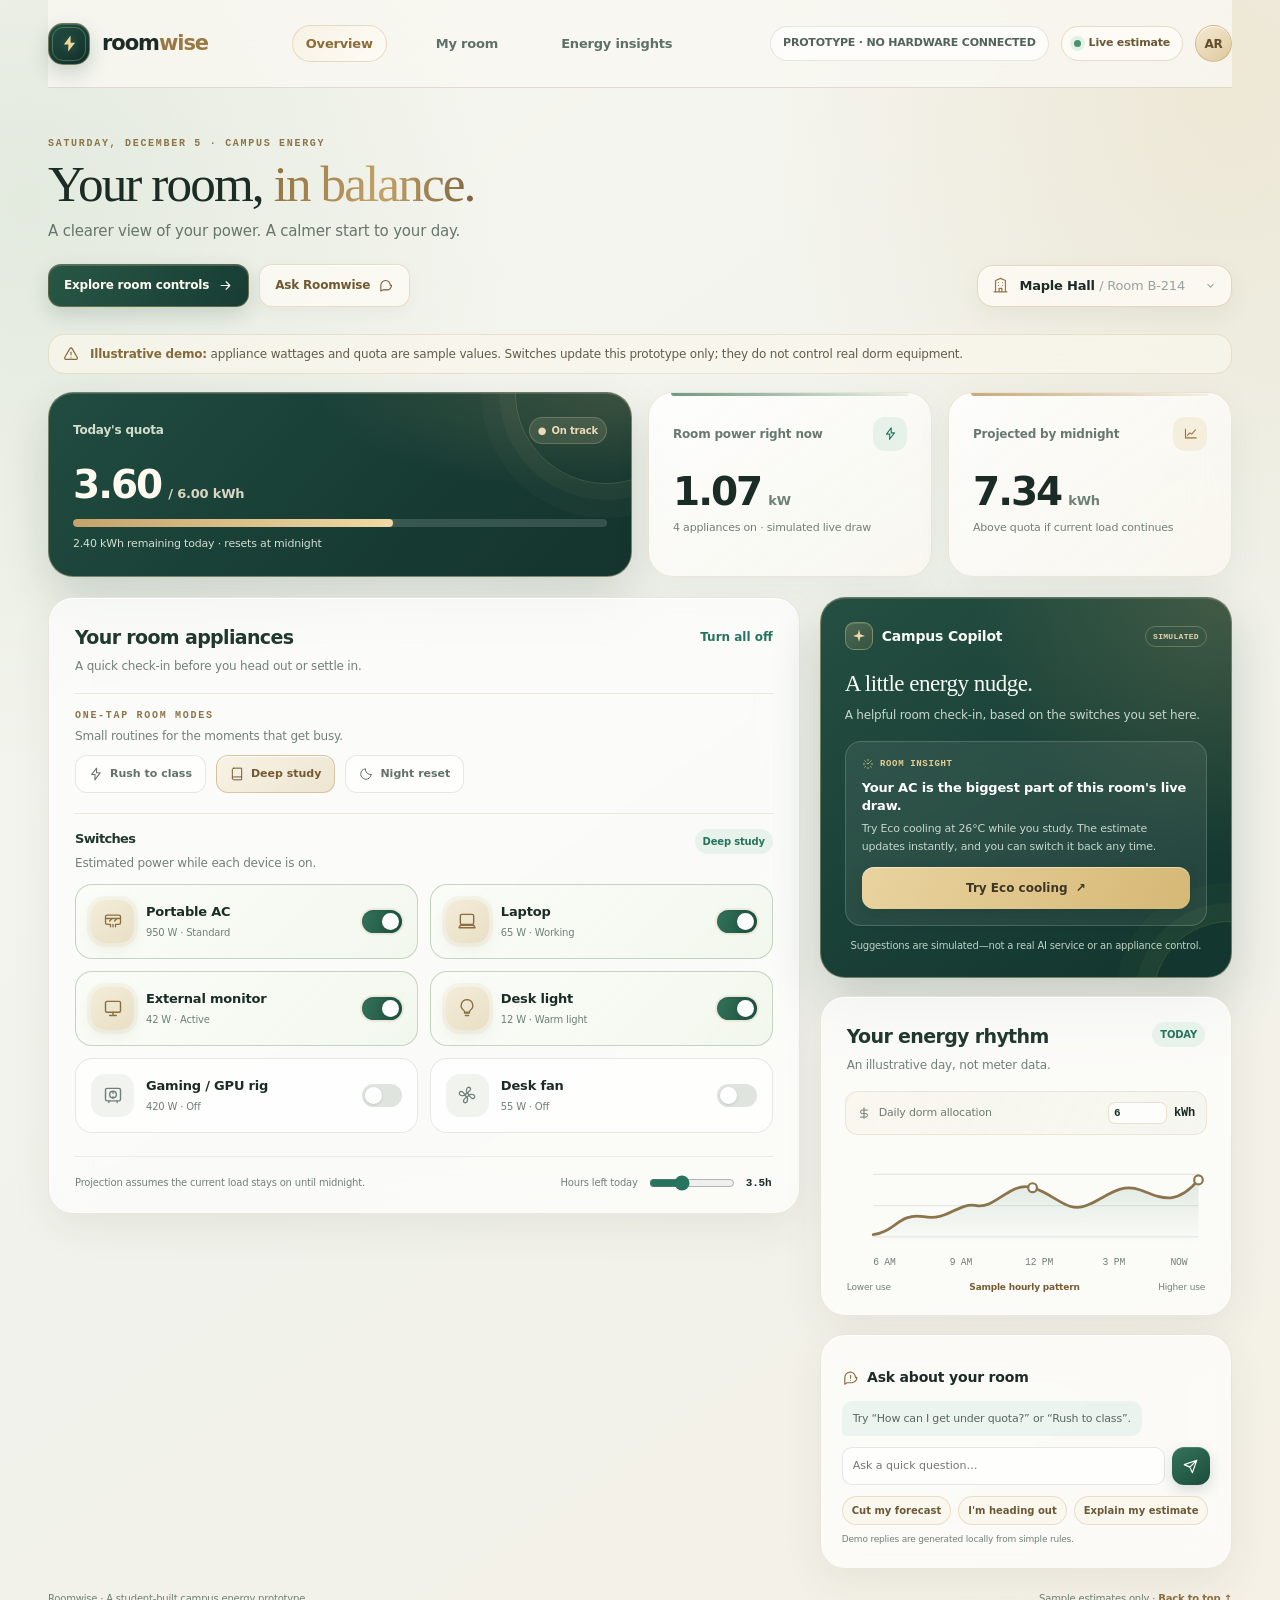
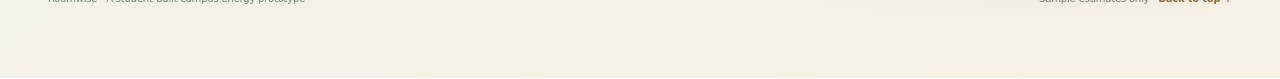
<file: smart_campus.html>
<!doctype html>
<html lang="en">
<head>
  <meta charset="utf-8" />
  <meta name="viewport" content="width=device-width, initial-scale=1" />
  <meta name="theme-color" content="#f4f4ef" />
  <meta name="description" content="Smart Campus energy dashboard prototype for dorm power, student quotas, and rush-hour routines." />
  <title>Roomwise — Campus energy, made human</title>
  <style>
    :root {
      color-scheme: light;
      --paper: #f4f4ef;
      --surface: #fff;
      --ink: #182622;
      --muted: #74817b;
      --line: #e5e9e3;
      --green: #256c57;
      --green-dark: #173c32;
      --green-soft: #e8f2ed;
      --lime: #d7f27c;
      --amber: #c88135;
      --amber-soft: #fbf0df;
      --red: #c85348;
      --red-soft: #fbebe8;
      --blue: #477a9d;
      --shadow: 0 18px 50px rgba(27, 47, 39, .07);
      --radius: 22px;
      --font: Inter, "DM Sans", "Segoe UI", system-ui, sans-serif;
      --mono: "JetBrains Mono", "Cascadia Code", monospace;
    }

    * { box-sizing: border-box; }
    html { scroll-behavior: smooth; }
    body {
      margin: 0;
      background:
        radial-gradient(ellipse at 87% 2%, rgba(215, 242, 124, .2), transparent 25rem),
        var(--paper);
      color: var(--ink);
      font: 16px/1.5 var(--font);
      -webkit-font-smoothing: antialiased;
    }
    button, input { font: inherit; }
    button { color: inherit; }
    button:focus-visible, input:focus-visible, a:focus-visible {
      outline: 3px solid #78a98f;
      outline-offset: 3px;
    }
    .shell { max-width: 1440px; margin: auto; padding: 0 40px 64px; }
    .topbar {
      height: 82px;
      display: flex;
      align-items: center;
      justify-content: space-between;
      border-bottom: 1px solid rgba(24, 38, 34, .08);
    }
    .brand { display: flex; align-items: center; gap: 12px; text-decoration: none; color: inherit; }
    .brand-mark {
      width: 39px; height: 39px; display: grid; place-items: center;
      border-radius: 13px; color: var(--lime); background: var(--green-dark);
    }
    .brand-name { font-size: 19px; font-weight: 750; letter-spacing: -.8px; }
    .brand-name span { color: var(--green); }
    .nav-links { display: flex; gap: 32px; align-items: center; }
    .nav-links a {
      color: #64716b; text-decoration: none; font-size: 13px; font-weight: 650;
      transition: color .2s ease;
    }
    .nav-links a:hover, .nav-links a[aria-current="page"] { color: var(--green); }
    .top-actions { display: flex; align-items: center; gap: 12px; }
    .live-pill, .demo-pill {
      display: inline-flex; gap: 8px; align-items: center;
      border: 1px solid var(--line); background: rgba(255,255,255,.7);
      border-radius: 999px; padding: 8px 12px; color: #52635b;
      font-size: 11px; font-weight: 700;
    }
    .pulse { width: 7px; height: 7px; border-radius: 50%; background: #43a67e; box-shadow: 0 0 0 4px rgba(67,166,126,.13); }
    .avatar { display: grid; place-items: center; width: 37px; height: 37px; border-radius: 50%; background: #e8d8c0; color: #624a34; font-size: 12px; font-weight: 800; }

    .welcome {
      display: flex; justify-content: space-between; align-items: end;
      padding: 35px 0 24px; gap: 24px;
    }
    .eyebrow {
      margin: 0 0 8px; color: var(--green); font: 700 10px/1.3 var(--mono);
      letter-spacing: 1.25px; text-transform: uppercase;
    }
    h1 { margin: 0; font-size: clamp(29px, 3.3vw, 42px); line-height: 1.08; letter-spacing: -1.9px; font-weight: 720; }
    .welcome-copy { margin: 10px 0 0; color: #77827c; font-size: 14px; }
    .room-select {
      display: flex; align-items: center; gap: 10px;
      padding: 10px 14px; border: 1px solid var(--line); border-radius: 13px;
      background: rgba(255,255,255,.72); font-size: 12px; font-weight: 700;
    }
    .room-select svg { color: var(--green); }
    .room-select .chevron { color: #9aa49f; margin-left: 9px; }

    .notice {
      display: flex; align-items: center; gap: 11px;
      background: #edf5ef; border: 1px solid #dcebe1; border-radius: 13px;
      padding: 10px 14px; color: #50665a; font-size: 11px;
      margin-bottom: 18px;
    }
    .notice strong { color: #2b5f49; }
    .notice svg { flex: 0 0 auto; color: var(--green); }

    .metric-grid {
      display: grid; grid-template-columns: 1.18fr 1fr 1fr; gap: 15px;
      margin-bottom: 18px;
    }
    .metric {
      min-height: 157px; position: relative; overflow: hidden;
      background: var(--surface); border: 1px solid rgba(26, 48, 39, .055);
      border-radius: var(--radius); padding: 20px 21px; box-shadow: 0 4px 20px rgba(25,49,39,.025);
    }
    .metric-top { display: flex; justify-content: space-between; align-items: center; gap: 12px; }
    .metric-label { color: #78837d; font-size: 11px; font-weight: 650; }
    .metric-icon { width: 30px; height: 30px; display: grid; place-items: center; border-radius: 10px; background: #f0f5ef; color: var(--green); }
    .metric-main { display: flex; align-items: baseline; gap: 7px; margin-top: 15px; }
    .metric-value { font-size: 31px; font-weight: 720; letter-spacing: -1.7px; line-height: 1; }
    .metric-unit { color: #839089; font-size: 12px; font-weight: 600; }
    .metric-note { margin: 9px 0 0; color: #849089; font-size: 10px; }
    .budget-track { height: 6px; background: #edf0e9; border-radius: 99px; overflow: hidden; margin-top: 15px; }
    .budget-fill { height: 100%; width: 60%; background: var(--green); border-radius: inherit; transition: width .45s ease, background .3s ease; }
    .metric.is-warning .budget-fill { background: var(--amber); }
    .metric.is-danger .budget-fill { background: var(--red); }
    .metric-tag {
      display: inline-flex; align-items: center; gap: 5px;
      border-radius: 999px; padding: 5px 8px; font-size: 9px; font-weight: 750;
      color: var(--green); background: var(--green-soft);
    }
    .metric-tag.warning { color: #966125; background: var(--amber-soft); }
    .metric-tag.danger { color: #a7473d; background: var(--red-soft); }
    .metric-projection { background: #fbfaf6; }
    .metric-projection .metric-icon { color: #a66c27; background: #f9f0e2; }

    .dashboard-grid { display: grid; grid-template-columns: minmax(0, 1.72fr) minmax(310px, .88fr); gap: 18px; align-items: start; }
    .panel {
      background: var(--surface); border: 1px solid rgba(26,48,39,.055);
      border-radius: var(--radius); box-shadow: 0 4px 20px rgba(25,49,39,.025);
    }
    .panel-head { display: flex; justify-content: space-between; align-items: flex-start; gap: 18px; padding: 21px 22px 15px; }
    .panel-title { margin: 0; font-size: 16px; font-weight: 720; letter-spacing: -.45px; }
    .panel-subtitle { margin: 5px 0 0; color: #89938e; font-size: 10px; }
    .text-button {
      background: transparent; border: 0; color: var(--green); font-size: 10px;
      font-weight: 750; cursor: pointer; padding: 5px 0;
    }
    .section-rule { height: 1px; margin: 0 22px; background: #eef0ec; }

    .mode-row { display: flex; gap: 8px; overflow-x: auto; padding: 0 22px 18px; scrollbar-width: thin; }
    .mode-button {
      flex: 0 0 auto; display: inline-flex; align-items: center; gap: 7px;
      border: 1px solid var(--line); background: #fff; border-radius: 10px;
      padding: 9px 11px; color: #64716b; font-size: 10px; font-weight: 700;
      cursor: pointer; transition: .2s ease;
    }
    .mode-button:hover { border-color: #b7d1c1; color: var(--green); transform: translateY(-1px); }
    .mode-button[aria-pressed="true"] { border-color: #a9cbb8; background: #f0f7f2; color: #225d47; }
    .mode-button svg { color: currentColor; }
    .device-list { display: grid; grid-template-columns: repeat(2, minmax(0,1fr)); gap: 10px; padding: 0 22px 21px; }
    .device {
      min-width: 0; display: flex; align-items: center; gap: 12px;
      border: 1px solid #eaede8; border-radius: 14px; background: #fff;
      padding: 13px; transition: border-color .2s ease, background .2s ease;
    }
    .device[data-on="true"] { border-color: #c8ddd0; background: #fcfefb; }
    .device-icon {
      width: 39px; height: 39px; flex: 0 0 auto; display: grid; place-items: center;
      color: #708079; background: #f1f3ef; border-radius: 12px;
    }
    .device[data-on="true"] .device-icon { color: var(--green); background: #eaf3ed; }
    .device-copy { min-width: 0; flex: 1; }
    .device-name { display: block; overflow: hidden; text-overflow: ellipsis; white-space: nowrap; font-size: 11px; font-weight: 730; }
    .device-meta { display: block; margin-top: 4px; color: #8a948e; font-size: 9px; }
    .switch {
      width: 37px; height: 21px; position: relative; flex: 0 0 auto;
      border: 0; border-radius: 99px; background: #dfe4df; cursor: pointer;
      transition: background .2s ease;
    }
    .switch::after {
      content: ""; position: absolute; width: 15px; height: 15px; top: 3px; left: 3px;
      border-radius: 50%; background: white; box-shadow: 0 1px 3px #0002;
      transition: transform .2s ease;
    }
    .switch[aria-checked="true"] { background: var(--green); }
    .switch[aria-checked="true"]::after { transform: translateX(16px); }
    .switch:focus-visible { outline-offset: 4px; }
    .control-foot {
      display: flex; justify-content: space-between; align-items: center; gap: 15px;
      margin: 0 22px; padding: 13px 0 17px; border-top: 1px solid #eef0ec;
    }
    .control-foot p { margin: 0; color: #8a948e; font-size: 9px; }
    .remaining-control { display: flex; align-items: center; gap: 9px; white-space: nowrap; }
    .remaining-control label { color: #76827b; font-size: 9px; }
    input[type="range"] { width: 86px; accent-color: var(--green); }
    .hours-value { width: 27px; color: var(--ink); font: 700 10px var(--mono); }

    .side-stack { display: grid; gap: 16px; }
    .copilot {
      position: relative; overflow: hidden; padding: 20px;
      color: #f7fbf4; background:
        radial-gradient(circle at 100% 0%, rgba(215,242,124,.12), transparent 45%),
        linear-gradient(145deg, #1d4739, #17382f);
      border-radius: var(--radius); box-shadow: var(--shadow);
    }
    .copilot::after {
      content: ""; position: absolute; width: 150px; height: 150px; right: -74px; bottom: -96px;
      border: 1px solid rgba(215,242,124,.15); border-radius: 50%;
      box-shadow: 0 0 0 18px rgba(215,242,124,.035), 0 0 0 38px rgba(215,242,124,.025);
      pointer-events: none;
    }
    .copilot-top { display: flex; align-items: center; justify-content: space-between; gap: 12px; }
    .copilot-brand { display: flex; align-items: center; gap: 9px; font-size: 12px; font-weight: 750; }
    .copilot-star { width: 28px; height: 28px; display: grid; place-items: center; border-radius: 9px; background: rgba(215,242,124,.14); color: var(--lime); }
    .sim-tag { padding: 5px 7px; border: 1px solid rgba(255,255,255,.15); border-radius: 999px; color: #c0d0c4; font: 650 8px var(--mono); letter-spacing: .3px; }
    .copilot h2 { margin: 20px 0 7px; font-size: 18px; line-height: 1.25; letter-spacing: -.5px; }
    .copilot-copy { margin: 0; color: #c1d0c6; font-size: 10px; line-height: 1.65; }
    .insight-card {
      position: relative; margin-top: 15px; padding: 13px;
      border: 1px solid rgba(255,255,255,.1); border-radius: 13px;
      background: rgba(255,255,255,.065);
    }
    .insight-label { display: flex; align-items: center; gap: 6px; color: var(--lime); font: 700 8px var(--mono); letter-spacing: .65px; text-transform: uppercase; }
    .insight-card h3 { margin: 9px 0 5px; color: #fff; font-size: 11px; line-height: 1.4; }
    .insight-card p { margin: 0; color: #bed0c4; font-size: 9px; line-height: 1.6; }
    .apply-button {
      width: 100%; display: flex; justify-content: center; align-items: center; gap: 8px;
      margin-top: 12px; padding: 10px 12px; border: 0; border-radius: 10px;
      background: var(--lime); color: #1d3b2e; font-size: 10px; font-weight: 800;
      cursor: pointer; transition: transform .2s ease, background .2s ease;
    }
    .apply-button:hover { transform: translateY(-1px); background: #e2fb91; }
    .apply-button:disabled { cursor: default; opacity: .7; transform: none; }
    .copilot-foot { margin: 12px 0 0; color: #a8beb0; font-size: 8px; text-align: center; }

    .quota-panel { padding-bottom: 17px; }
    .quota-head { padding-bottom: 12px; }
    .quota-set {
      display: flex; align-items: center; gap: 8px;
      margin: 0 20px 14px; padding: 10px 11px; border-radius: 11px;
      background: #f7f8f4; color: #78847d; font-size: 9px;
    }
    .quota-set strong { margin-left: auto; color: var(--ink); font: 700 11px var(--mono); }
    .quota-set input { width: 59px; border: 1px solid #dfe6dc; border-radius: 7px; padding: 4px 5px; font: 700 10px var(--mono); color: var(--ink); }
    .chart-wrap { padding: 0 17px; }
    .chart {
      width: 100%; height: 105px; display: block; overflow: visible;
    }
    .chart-label { fill: #98a29c; font: 8px var(--mono); }
    .chart-grid { stroke: #edf0eb; stroke-width: 1; }
    .chart-area { fill: url(#areaFill); }
    .chart-line { fill: none; stroke: #47866b; stroke-width: 2; stroke-linecap: round; stroke-linejoin: round; }
    .chart-point { fill: #fff; stroke: #47866b; stroke-width: 2; }
    .chart-caption { display: flex; justify-content: space-between; padding: 4px 4px 0; color: #9aa39e; font-size: 8px; }
    .chart-caption strong { color: #56665d; font-weight: 700; }

    .copilot-chat { padding: 17px; }
    .chat-title { display: flex; align-items: center; gap: 8px; margin-bottom: 12px; font-size: 12px; font-weight: 730; }
    .chat-title svg { color: var(--green); }
    .chat-log { display: grid; gap: 8px; max-height: 150px; overflow-y: auto; }
    .chat-message { max-width: 92%; padding: 9px 11px; border-radius: 11px; font-size: 9px; line-height: 1.55; }
    .chat-message.assistant { justify-self: start; color: #586860; background: #f1f5ef; border-bottom-left-radius: 4px; }
    .chat-message.user { justify-self: end; color: #fff; background: #356e59; border-bottom-right-radius: 4px; }
    .chat-form { display: flex; align-items: center; gap: 7px; margin-top: 11px; }
    .chat-form input {
      width: 100%; min-width: 0; border: 1px solid #e8ece6; border-radius: 10px;
      padding: 10px; background: #fbfcfa; color: var(--ink); font-size: 9px;
    }
    .chat-form button {
      width: 34px; height: 34px; flex: 0 0 auto; display: grid; place-items: center;
      border: 0; border-radius: 10px; color: #fff; background: var(--green); cursor: pointer;
    }
    .chat-disclaimer { margin: 8px 0 0; color: #98a29b; font-size: 8px; }
    .toast {
      position: fixed; z-index: 20; left: 50%; bottom: 24px; transform: translate(-50%, 18px);
      padding: 11px 16px; border: 1px solid rgba(255,255,255,.12); border-radius: 12px;
      color: #fff; background: #1d3f33; box-shadow: var(--shadow); font-size: 11px;
      opacity: 0; pointer-events: none; transition: .25s ease;
    }
    .toast.show { transform: translate(-50%, 0); opacity: 1; }
    .sr-only { position: absolute; width: 1px; height: 1px; padding: 0; margin: -1px; overflow: hidden; clip: rect(0,0,0,0); white-space: nowrap; border: 0; }
    footer { display: flex; justify-content: space-between; gap: 16px; margin-top: 22px; color: #98a19b; font-size: 9px; }
    footer a { color: var(--green); font-weight: 700; text-decoration: none; }

    @media (max-width: 1000px) {
      .shell { padding: 0 24px 48px; }
      .dashboard-grid { grid-template-columns: minmax(0,1.3fr) minmax(290px,.9fr); }
      .device-list { grid-template-columns: 1fr; }
    }
    @media (max-width: 760px) {
      .shell { padding: 0 16px 36px; }
      .topbar { height: 68px; }
      .nav-links { display: none; }
      .demo-pill { display: none; }
      .welcome { align-items: flex-start; flex-direction: column; padding: 27px 0 20px; }
      h1 { font-size: 33px; }
      .metric-grid { grid-template-columns: 1fr 1fr; gap: 10px; }
      .metric { min-height: 137px; padding: 16px; border-radius: 17px; }
      .metric:first-child { grid-column: 1 / -1; }
      .dashboard-grid { grid-template-columns: 1fr; }
      .device-list { grid-template-columns: repeat(2, minmax(0,1fr)); padding: 0 15px 16px; }
      .panel-head { padding: 18px 16px 12px; }
      .mode-row { padding: 0 15px 15px; }
      .section-rule { margin: 0 16px; }
      .control-foot { margin: 0 16px; align-items: flex-start; flex-direction: column; }
      .copilot { padding: 18px; }
    }
    @media (max-width: 410px) {
      .device-list { grid-template-columns: 1fr; }
      .metric-value { font-size: 28px; }
      .top-actions { gap: 8px; }
      .live-pill { padding: 7px 9px; font-size: 9px; }
    }
    @media (prefers-reduced-motion: reduce) {
      *, *::before, *::after { scroll-behavior: auto !important; animation-duration: .01ms !important; transition-duration: .01ms !important; }
    }

    :root {
      --paper: #f3f5f2;
      --surface: rgba(255, 255, 255, .76);
      --ink: #172a26;
      --muted: #64736d;
      --line: rgba(46, 75, 63, .12);
      --green: #27745e;
      --green-dark: #193e35;
      --green-soft: #e7f2eb;
      --lime: #d7ed9a;
      --shadow: 0 24px 70px rgba(34, 62, 49, .09);
      --radius: 25px;
      --font: "Aptos", "Segoe UI", system-ui, sans-serif;
      --display: "Iowan Old Style", "Palatino Linotype", "Book Antiqua", Georgia, serif;
    }

    body {
      background:
        radial-gradient(ellipse at 2% 12%, rgba(196, 220, 202, .42), transparent 31rem),
        radial-gradient(ellipse at 96% 4%, rgba(238, 222, 190, .4), transparent 27rem),
        linear-gradient(145deg, #f8f8f3 0%, #eff3ef 52%, #f5f1e8 100%);
      letter-spacing: -.012em;
    }
    .shell { max-width: 1360px; padding: 0 48px 72px; }
    .topbar {
      height: 88px;
      border-bottom-color: rgba(30, 58, 46, .1);
    }
    .brand-mark {
      width: 42px; height: 42px; border-radius: 15px;
      box-shadow: 0 7px 18px rgba(25, 62, 53, .16);
    }
    .brand-name { font-size: 21px; letter-spacing: -1.05px; }
    .brand-name span { color: #638272; }
    .nav-links { gap: 35px; }
    .nav-links a { font-size: 13px; color: #5f7068; }
    .nav-links a:hover, .nav-links a[aria-current="page"] { color: var(--green); }
    .live-pill, .demo-pill {
      border-color: rgba(46, 75, 63, .12);
      background: rgba(255,255,255,.62);
      backdrop-filter: blur(14px);
      -webkit-backdrop-filter: blur(14px);
      font-size: 11px;
    }
    .welcome { padding: 49px 0 27px; }
    .eyebrow { color: #62816e; font-size: 10px; letter-spacing: 1.7px; }
    h1 {
      font-family: var(--display);
      font-size: clamp(38px, 4vw, 56px);
      font-weight: 500;
      letter-spacing: -1.9px;
      line-height: 1.02;
    }
    .welcome-copy { color: #697970; font-size: 15px; }
    .room-select {
      border-color: rgba(46, 75, 63, .13);
      border-radius: 16px;
      background: rgba(255,255,255,.62);
      backdrop-filter: blur(12px);
      -webkit-backdrop-filter: blur(12px);
      box-shadow: 0 8px 26px rgba(34,62,49,.045);
      font-size: 13px;
    }
    .notice {
      border-color: rgba(94, 133, 103, .14);
      border-radius: 16px;
      background: rgba(231, 242, 235, .72);
      color: #52685b;
      font-size: 12px;
      backdrop-filter: blur(12px);
      -webkit-backdrop-filter: blur(12px);
    }
    .metric-grid {
      grid-template-columns: repeat(12, minmax(0, 1fr));
      gap: 16px;
      margin-bottom: 20px;
    }
    .metric, .panel {
      border: 1px solid rgba(255,255,255,.85);
      background: rgba(255,255,255,.68);
      box-shadow: 0 12px 38px rgba(37, 64, 51, .055), inset 0 1px 0 rgba(255,255,255,.8);
      backdrop-filter: blur(18px);
      -webkit-backdrop-filter: blur(18px);
      transition: transform .28s cubic-bezier(.2,.8,.2,1), box-shadow .28s ease, border-color .28s ease;
    }
    .metric {
      grid-column: span 3;
      min-height: 178px;
      border-radius: var(--radius);
      padding: 24px;
    }
    .metric:first-child {
      grid-column: span 6;
      background: linear-gradient(135deg, rgba(255,255,255,.88), rgba(233,243,235,.78));
    }
    .metric-projection { background: linear-gradient(145deg, rgba(255,255,255,.74), rgba(247,239,222,.78)); }
    .metric:hover, .panel:hover {
      transform: translateY(-3px);
      border-color: rgba(90, 133, 104, .28);
      box-shadow: 0 20px 46px rgba(37, 64, 51, .09), inset 0 1px 0 rgba(255,255,255,.9);
    }
    .metric-label { color: #687970; font-size: 12px; }
    .metric-icon { width: 34px; height: 34px; border-radius: 12px; background: rgba(226,239,229,.8); }
    .metric-main { margin-top: 21px; }
    .metric-value { font-size: 39px; font-weight: 650; letter-spacing: -2px; }
    .metric-unit { color: #6f8076; font-size: 13px; }
    .metric-note { color: #708078; font-size: 11px; }
    .budget-track { height: 8px; background: rgba(213,225,215,.7); }
    .metric-tag { font-size: 10px; }
    .dashboard-grid {
      grid-template-columns: minmax(0, 1.55fr) minmax(300px, .85fr);
      gap: 20px;
    }
    .panel { border-radius: var(--radius); }
    .panel-head { padding: 25px 26px 18px; }
    .panel-title { font-size: 19px; font-weight: 680; letter-spacing: -.65px; }
    .panel-subtitle { color: #728078; font-size: 12px; }
    .text-button { font-size: 12px; }
    .section-rule { margin: 0 26px; background: rgba(46,75,63,.09); }
    .mode-row { gap: 10px; padding: 0 26px 20px; }
    .mode-button {
      border-color: rgba(46,75,63,.12);
      border-radius: 12px;
      background: rgba(255,255,255,.68);
      padding: 10px 13px;
      font-size: 11px;
    }
    .mode-button:hover { box-shadow: 0 7px 18px rgba(39,116,94,.1); }
    .mode-button[aria-pressed="true"] { border-color: #b7d0bc; background: rgba(231,242,235,.92); }
    .device-list { gap: 12px; padding: 0 26px 23px; }
    .device {
      border-color: rgba(46,75,63,.1);
      border-radius: 17px;
      background: rgba(255,255,255,.6);
      padding: 15px;
      transition: transform .22s ease, border-color .22s ease, background .22s ease, box-shadow .22s ease;
    }
    .device:hover { transform: translateY(-2px); box-shadow: 0 9px 22px rgba(37,64,51,.065); }
    .device[data-on="true"] { border-color: rgba(101,151,115,.35); background: rgba(247,252,247,.8); }
    .device-icon { width: 43px; height: 43px; border-radius: 14px; }
    .device-name { font-size: 13px; font-weight: 700; }
    .device-meta { color: #718078; font-size: 10px; }
    .switch { width: 40px; height: 23px; }
    .switch::after { width: 17px; height: 17px; }
    .switch[aria-checked="true"]::after { transform: translateX(17px); }
    .control-foot { margin: 0 26px; padding: 16px 0 20px; border-top-color: rgba(46,75,63,.09); }
    .control-foot p, .remaining-control label { color: #718078; font-size: 10px; }
    .hours-value { font-size: 11px; }
    .side-stack { gap: 18px; }
    .copilot {
      padding: 24px;
      border: 1px solid rgba(255,255,255,.12);
      border-radius: var(--radius);
      background:
        radial-gradient(circle at 100% 0%, rgba(215,237,154,.16), transparent 48%),
        linear-gradient(145deg, #254f42, #193e35 78%);
      box-shadow: 0 20px 48px rgba(25,62,53,.17);
      transition: transform .28s cubic-bezier(.2,.8,.2,1), box-shadow .28s ease;
    }
    .copilot:hover { transform: translateY(-3px); box-shadow: 0 25px 54px rgba(25,62,53,.2); }
    .copilot-brand { font-size: 14px; }
    .copilot h2 { font-family: var(--display); font-size: 23px; font-weight: 500; }
    .copilot-copy { color: #c8d6cc; font-size: 12px; }
    .insight-card {
      padding: 16px;
      border-color: rgba(255,255,255,.16);
      border-radius: 16px;
      background: rgba(255,255,255,.075);
      backdrop-filter: blur(12px);
      -webkit-backdrop-filter: blur(12px);
    }
    .insight-label { font-size: 9px; }
    .insight-card h3 { font-size: 13px; }
    .insight-card p { color: #c5d5ca; font-size: 11px; }
    .apply-button {
      min-height: 42px;
      border-radius: 12px;
      font-size: 12px;
      box-shadow: 0 7px 18px rgba(10,30,22,.12);
    }
    .apply-button:hover { transform: translateY(-2px); box-shadow: 0 10px 22px rgba(10,30,22,.18); }
    .copilot-foot { color: #c0d0c5; font-size: 10px; }
    .quota-panel { padding-bottom: 21px; }
    .quota-head { padding-bottom: 17px; }
    .quota-set {
      margin: 0 24px 17px;
      border: 1px solid rgba(46,75,63,.08);
      border-radius: 13px;
      background: rgba(245,248,243,.76);
      color: #6e7c73;
      font-size: 11px;
    }
    .quota-set strong { font-size: 12px; }
    .quota-set input { background: rgba(255,255,255,.8); font-size: 11px; }
    .chart-wrap { padding: 0 22px; }
    .chart { height: 125px; }
    .chart-label { fill: #718078; font-size: 9px; }
    .chart-grid { stroke: rgba(46,75,63,.1); }
    .chart-line { stroke: #438669; stroke-width: 2.5; }
    .chart-caption { color: #748178; font-size: 9px; }
    .chart-caption strong { color: #435b4c; }
    .copilot-chat { padding: 21px; }
    .chat-title { font-size: 14px; }
    .chat-message { font-size: 11px; }
    .chat-message.assistant { background: rgba(231,242,235,.8); }
    .chat-form input { border-color: rgba(46,75,63,.12); background: rgba(255,255,255,.72); font-size: 11px; }
    .chat-form button { width: 38px; height: 38px; border-radius: 12px; transition: transform .2s ease, background .2s ease; }
    .chat-form button:hover { transform: translateY(-2px); background: #1d5b48; }
    .chat-disclaimer { color: #718078; font-size: 9px; }
    .toast { border-radius: 14px; font-size: 12px; }
    footer { color: #718078; font-size: 10px; }

    @media (max-width: 1000px) {
      .shell { padding: 0 28px 56px; }
      .dashboard-grid { grid-template-columns: minmax(0,1.25fr) minmax(280px,.9fr); }
      .metric:first-child { grid-column: span 5; }
      .metric { grid-column: span 3; }
      .device-list { grid-template-columns: 1fr; }
    }
    @media (max-width: 760px) {
      .shell { padding: 0 18px 40px; }
      .topbar { height: 72px; }
      .welcome { padding: 34px 0 22px; }
      h1 { font-size: 39px; }
      .welcome-copy { font-size: 14px; }
      .metric-grid { grid-template-columns: repeat(2, minmax(0,1fr)); gap: 11px; }
      .metric, .metric:first-child { grid-column: span 1; min-height: 154px; padding: 18px; border-radius: 20px; }
      .metric:first-child { grid-column: 1 / -1; }
      .metric-value { font-size: 34px; }
      .dashboard-grid { grid-template-columns: 1fr; gap: 15px; }
      .panel-head { padding: 21px 19px 15px; }
      .section-rule { margin: 0 19px; }
      .mode-row { padding: 0 19px 17px; }
      .device-list { grid-template-columns: repeat(2,minmax(0,1fr)); padding: 0 19px 19px; }
      .control-foot { margin: 0 19px; }
      .copilot { padding: 21px; }
      .quota-set { margin-right: 19px; margin-left: 19px; }
      .chart-wrap { padding: 0 17px; }
    }
    @media (max-width: 410px) {
      .shell { padding-right: 14px; padding-left: 14px; }
      .metric, .metric:first-child { padding: 15px; }
      .metric:first-child { grid-column: 1 / -1; }
      .metric-value { font-size: 30px; }
      .device-list { grid-template-columns: 1fr; }
      .welcome { gap: 18px; }
      h1 { font-size: 35px; }
      footer { flex-direction: column; }
    }
    .metric, .device, .mode-button, .switch, .text-button, .chat-form button {
      -webkit-tap-highlight-color: transparent;
    }
    .metric-value {
      display: inline-block;
      transform-origin: left center;
    }
    .metric-value.is-updating { animation: value-nudge .38s cubic-bezier(.2,.8,.2,1); }
    @keyframes value-nudge {
      0% { opacity: .58; transform: translateY(5px) scale(.98); }
      100% { opacity: 1; transform: translateY(0) scale(1); }
    }
    .device[data-on="true"] .device-icon {
      box-shadow: 0 0 0 4px rgba(90, 151, 110, .08), 0 5px 16px rgba(61, 127, 86, .1);
      transition: box-shadow .25s ease, color .25s ease, background .25s ease;
    }
    .device[data-on="true"] .switch::after { box-shadow: 0 1px 5px rgba(20, 54, 37, .22); }
    .switch:active::after { width: 20px; }
    .mode-button:active, .apply-button:active, .text-button:active, .chat-form button:active {
      transform: scale(.97);
    }
    .quick-prompts { display: flex; flex-wrap: wrap; gap: 7px; margin-top: 11px; }
    .prompt-chip {
      border: 1px solid rgba(46,75,63,.12);
      border-radius: 999px;
      padding: 6px 9px;
      background: rgba(247,249,245,.8);
      color: #536c5d;
      font-size: 10px;
      font-weight: 650;
      cursor: pointer;
      transition: transform .2s ease, border-color .2s ease, background .2s ease, box-shadow .2s ease;
    }
    .prompt-chip:hover {
      transform: translateY(-2px);
      border-color: rgba(66,128,92,.35);
      background: #edf5ed;
      box-shadow: 0 5px 14px rgba(37, 88, 59, .08);
    }
    .prompt-chip:active { transform: scale(.97); }
    .chat-message { animation: message-in .24s cubic-bezier(.2,.8,.2,1) both; }
    @keyframes message-in {
      from { opacity: 0; transform: translateY(5px); }
      to { opacity: 1; transform: translateY(0); }
    }
    .pulse { animation: live-pulse 2.4s ease-in-out infinite; }
    @keyframes live-pulse {
      0%, 100% { box-shadow: 0 0 0 4px rgba(67,166,126,.13); }
      50% { box-shadow: 0 0 0 7px rgba(67,166,126,.045); }
    }
    @media (max-width: 410px) {
      .quick-prompts { gap: 6px; }
      .prompt-chip { font-size: 9px; }
    }
    @media (prefers-reduced-motion: reduce) {
      .pulse { animation: none; }
      .chat-message { animation: none; }
    }
    :root {
      --royal: #173c34;
      --royal-deep: #102f29;
      --gold: #b99559;
      --gold-light: #ead9b4;
      --gold-wash: #f5eedf;
      --ink: #1b2c26;
    }
    body {
      background:
        radial-gradient(ellipse at 2% 12%, rgba(201, 218, 198, .44), transparent 31rem),
        radial-gradient(ellipse at 96% 4%, rgba(227, 208, 168, .35), transparent 29rem),
        linear-gradient(145deg, #f8f7f1 0%, #f0f2eb 52%, #f5f0e5 100%);
    }
    .topbar { border-bottom-color: rgba(130, 105, 61, .2); }
    .brand-mark {
      position: relative;
      overflow: hidden;
      color: #f0d99f;
      background: linear-gradient(145deg, #214f42, var(--royal-deep));
      border: 1px solid rgba(218, 190, 132, .48);
      box-shadow: 0 8px 20px rgba(23, 60, 52, .2), inset 0 1px 0 rgba(255,255,255,.16);
    }
    .brand-mark::after {
      content: "";
      position: absolute;
      inset: 3px;
      border: 1px solid rgba(234,217,180,.28);
      border-radius: 11px;
      pointer-events: none;
    }
    .brand-mark svg { filter: drop-shadow(0 1px 4px rgba(234,217,180,.28)); }
    .brand-name span { color: #9a7944; }
    .nav-links a[aria-current="page"] { color: #8c6c39; }
    .nav-links a:hover { color: #8c6c39; }
    .live-pill {
      border-color: rgba(185,149,89,.3);
      background: rgba(255,253,247,.76);
      color: #685735;
    }
    .pulse { background: #4a8f70; }
    .avatar {
      border: 1px solid rgba(185,149,89,.48);
      background: linear-gradient(145deg, #f5ead2, #dfc99e);
      color: #624d2c;
      box-shadow: inset 0 1px 0 rgba(255,255,255,.75);
    }
    .eyebrow { color: #8d7449; }
    .welcome-copy { color: #68756c; }
    .room-select {
      border-color: rgba(185,149,89,.34);
      background: rgba(255,253,247,.72);
      box-shadow: 0 8px 25px rgba(74,61,36,.06), inset 0 1px 0 rgba(255,255,255,.8);
    }
    .room-select svg { color: #987744; }
    .notice {
      border-color: rgba(185,149,89,.22);
      background: rgba(249,246,236,.76);
      color: #645c4b;
    }
    .notice strong, .notice svg { color: #866a3b; }
    .metric:first-child {
      isolation: isolate;
      border: 1px solid rgba(231,210,163,.42);
      background:
        radial-gradient(ellipse at 100% 0%, rgba(220,190,126,.19), transparent 38%),
        linear-gradient(132deg, #214c40 0%, #173c34 58%, #14342d 100%);
      box-shadow: 0 20px 46px rgba(20,54,44,.16), inset 0 1px 0 rgba(255,255,255,.14);
      color: #fbf8ef;
    }
    .metric:first-child::after {
      content: "";
      position: absolute;
      z-index: -1;
      width: 180px;
      height: 180px;
      right: -66px;
      top: -91px;
      border: 1px solid rgba(232,211,167,.18);
      border-radius: 50%;
      box-shadow: 0 0 0 16px rgba(232,211,167,.035), 0 0 0 34px rgba(232,211,167,.025);
      pointer-events: none;
    }
    .metric:first-child .metric-label,
    .metric:first-child .metric-note { color: #d3ddcf; }
    .metric:first-child .metric-value { color: #fffaf0; }
    .metric:first-child .metric-unit { color: #d9d4c3; }
    .metric:first-child .metric-tag {
      color: #ead9b4;
      background: rgba(232,211,167,.13);
      border: 1px solid rgba(232,211,167,.23);
    }
    .metric:first-child .budget-track { background: rgba(255,255,255,.14); }
    .metric:first-child .budget-fill {
      background: linear-gradient(90deg, #c5a36b, #f0d9a5);
      box-shadow: 0 0 14px rgba(226,194,128,.25);
    }
    .metric:first-child.is-warning .budget-fill { background: #e9c27f; }
    .metric:first-child.is-danger .budget-fill { background: #df9b7d; }
    .metric:first-child .metric-tag.warning {
      color: #f3d9a3;
      background: rgba(185,149,89,.18);
      border-color: rgba(234,217,180,.3);
    }
    .metric:first-child .metric-tag.danger {
      color: #ffd3bd;
      background: rgba(200,83,72,.19);
      border-color: rgba(255,211,189,.25);
    }
    .metric:not(:first-child) {
      border-color: rgba(173,146,99,.2);
      background: linear-gradient(145deg, rgba(255,255,255,.81), rgba(250,248,241,.76));
    }
    .metric-projection .metric-icon {
      color: #967542;
      background: rgba(234,217,180,.34);
    }
    .panel {
      border-color: rgba(173,146,99,.2);
      box-shadow: 0 14px 40px rgba(54,58,43,.065), inset 0 1px 0 rgba(255,255,255,.92);
    }
    .panel-title { color: #21382e; }
    .section-rule { background: rgba(145,119,70,.15); }
    .mode-button[aria-pressed="true"] {
      border-color: rgba(185,149,89,.48);
      background: linear-gradient(145deg, #f8f3e7, #eee5d1);
      color: #735a31;
      box-shadow: inset 0 1px 0 rgba(255,255,255,.9);
    }
    .mode-button:hover { border-color: rgba(185,149,89,.5); color: #735a31; }
    .device { border-color: rgba(130,135,112,.18); }
    .device[data-on="true"] {
      border-color: rgba(113,148,114,.38);
      background: linear-gradient(135deg, rgba(250,253,247,.94), rgba(240,246,236,.85));
    }
    .device[data-on="true"] .device-icon {
      color: #896f3e;
      background: linear-gradient(145deg, #f4ecd9, #e9dfc5);
      box-shadow: 0 0 0 4px rgba(185,149,89,.08), 0 5px 16px rgba(113,91,49,.09);
    }
    .switch[aria-checked="true"] {
      background: linear-gradient(110deg, #34725b, #1d503f);
      box-shadow: inset 0 1px 2px rgba(13,44,32,.16), 0 0 0 2px rgba(185,149,89,.14);
    }
    .copilot {
      border-color: rgba(232,211,167,.38);
      background:
        radial-gradient(circle at 100% 0%, rgba(218,185,119,.2), transparent 46%),
        linear-gradient(145deg, #254f42 0%, #183e35 60%, #12352d 100%);
      box-shadow: 0 22px 50px rgba(23,60,52,.2), inset 0 1px 0 rgba(255,255,255,.13);
    }
    .copilot-star {
      border: 1px solid rgba(234,217,180,.35);
      background: linear-gradient(145deg, rgba(228,202,148,.22), rgba(185,149,89,.12));
      color: #f0d9a7;
      box-shadow: inset 0 1px 0 rgba(255,255,255,.12);
    }
    .sim-tag {
      border-color: rgba(234,217,180,.28);
      color: #e3d3ad;
    }
    .insight-label { color: #e7cc91; }
    .apply-button {
      background: linear-gradient(115deg, #e9d39f, #d6b875);
      color: #3d3525;
      box-shadow: 0 7px 18px rgba(10,30,22,.15), inset 0 1px 0 rgba(255,255,255,.45);
    }
    .apply-button:hover { background: linear-gradient(115deg, #f2dfb3, #dfc488); }
    .quota-set {
      border-color: rgba(185,149,89,.18);
      background: linear-gradient(120deg, rgba(248,245,236,.86), rgba(243,245,237,.78));
    }
    .quota-set input { border-color: rgba(185,149,89,.28); }
    .chart-line { stroke: #8b744b; }
    .chart-point { stroke: #8b744b; }
    .chart-caption strong { color: #765d35; }
    .chat-title svg, footer a { color: #8a7041; }
    .chat-message.user { background: linear-gradient(120deg, #39715a, #245540); }
    .prompt-chip {
      border-color: rgba(185,149,89,.25);
      background: rgba(249,246,237,.82);
      color: #6c5938;
    }
    .prompt-chip:hover {
      border-color: rgba(185,149,89,.52);
      background: #f4eddd;
      box-shadow: 0 5px 14px rgba(101,78,40,.09);
    }
    .chat-form button {
      background: linear-gradient(145deg, #34745b, #1b4c3b);
      box-shadow: 0 5px 14px rgba(25,62,53,.17), inset 0 1px 0 rgba(255,255,255,.15);
    }
    .toast { background: linear-gradient(135deg, #244c3f, #17392f); }
    @media (prefers-reduced-transparency: reduce) {
      .metric, .panel, .live-pill, .demo-pill, .room-select, .notice, .insight-card {
        backdrop-filter: none;
        -webkit-backdrop-filter: none;
      }
    }
    .topbar {
      position: sticky;
      top: 0;
      z-index: 15;
      background: rgba(248,247,241,.84);
      backdrop-filter: blur(20px);
      -webkit-backdrop-filter: blur(20px);
    }
    .nav-links a {
      border: 1px solid transparent;
      border-radius: 999px;
      padding: 8px 13px;
      transition: color .2s ease, background .2s ease, border-color .2s ease, transform .2s ease;
    }
    .nav-links a:hover {
      border-color: rgba(185,149,89,.2);
      background: rgba(255,253,247,.7);
      transform: translateY(-1px);
    }
    .nav-links a[aria-current="page"] {
      border-color: rgba(185,149,89,.3);
      background: linear-gradient(135deg, rgba(247,241,226,.9), rgba(255,253,247,.75));
    }
    .hero-accent {
      background: linear-gradient(100deg, #92723f 0%, #c2a266 54%, #7a6340 100%);
      color: #8d7449;
    }
    @supports (-webkit-background-clip: text) {
      .hero-accent {
        -webkit-background-clip: text;
        background-clip: text;
        color: transparent;
        -webkit-text-fill-color: transparent;
      }
    }
    .welcome-actions {
      display: flex;
      flex-wrap: wrap;
      gap: 10px;
      margin-top: 21px;
    }
    .welcome-action {
      min-height: 43px;
      display: inline-flex;
      align-items: center;
      justify-content: center;
      gap: 9px;
      padding: 10px 15px;
      border: 1px solid rgba(185,149,89,.28);
      border-radius: 13px;
      color: #705832;
      background: rgba(255,253,247,.68);
      box-shadow: 0 5px 16px rgba(74,61,36,.045), inset 0 1px 0 rgba(255,255,255,.82);
      text-decoration: none;
      font-size: 12px;
      font-weight: 700;
      transition: transform .22s ease, border-color .22s ease, background .22s ease, box-shadow .22s ease;
    }
    .welcome-action.primary {
      border-color: rgba(185,149,89,.44);
      color: #fffaf0;
      background: linear-gradient(120deg, #285745, #173c34);
      box-shadow: 0 8px 20px rgba(23,60,52,.16), inset 0 1px 0 rgba(255,255,255,.16);
    }
    .welcome-action:hover {
      transform: translateY(-2px);
      border-color: rgba(185,149,89,.52);
      background: #f7f1e4;
      box-shadow: 0 9px 22px rgba(74,61,36,.09);
    }
    .welcome-action.primary:hover {
      background: linear-gradient(120deg, #326950, #1d493d);
      box-shadow: 0 11px 24px rgba(23,60,52,.22);
    }
    .welcome-action:active { transform: scale(.98); }
    .welcome-action svg { flex: 0 0 auto; }
    .metric:not(:first-child)::before {
      content: "";
      position: absolute;
      inset: 0 22px auto;
      height: 3px;
      border-radius: 0 0 4px 4px;
      background: linear-gradient(90deg, #4a8062, rgba(74,128,98,.12));
      opacity: .8;
    }
    .metric-projection::before {
      background: linear-gradient(90deg, #b99559, rgba(185,149,89,.12)) !important;
    }
    .metric:not(:first-child):hover::before { opacity: 1; }
    #appliances, #insights, #chatInput { scroll-margin-top: 104px; }
    @media (max-width: 760px) {
      .welcome-actions { margin-top: 17px; }
      .welcome-action { min-height: 41px; }
      .topbar { background: rgba(248,247,241,.91); }
    }
    @media (max-width: 410px) {
      .welcome-actions { width: 100%; }
      .welcome-action { flex: 1 1 auto; padding: 9px 11px; }
      .nav-links a { padding: 7px 10px; }
    }
    @media (prefers-reduced-transparency: reduce) {
      .topbar { backdrop-filter: none; -webkit-backdrop-filter: none; }
    }
  </style>
</head>
<body>
  <div class="shell">
    <header class="topbar">
      <a class="brand" href="#overview" aria-label="Roomwise home">
        <span class="brand-mark" aria-hidden="true">
          <svg width="21" height="21" viewBox="0 0 24 24" fill="none"><path d="M13.2 2.8 5.6 13h5.2l-.4 8.2L18.4 11h-5.2l0-8.2Z" fill="currentColor"/></svg>
        </span>
        <span class="brand-name">room<span>wise</span></span>
      </a>
      <nav class="nav-links" aria-label="Main navigation">
        <a href="#overview" aria-current="page">Overview</a>
        <a href="#appliances">My room</a>
        <a href="#insights">Energy insights</a>
      </nav>
      <div class="top-actions">
        <span class="demo-pill">PROTOTYPE · NO HARDWARE CONNECTED</span>
        <span class="live-pill"><span class="pulse" aria-hidden="true"></span> Live estimate</span>
        <span class="avatar" aria-label="Arindam Ruidas">AR</span>
      </div>
    </header>

    <main id="overview">
      <section class="welcome" aria-labelledby="welcome-title">
        <div>
          <p class="eyebrow"><span id="currentDate">TODAY</span> · CAMPUS ENERGY</p>
          <h1 id="welcome-title">Your room, <span class="hero-accent">in balance.</span></h1>
          <p class="welcome-copy">A clearer view of your power. A calmer start to your day.</p>
          <div class="welcome-actions" aria-label="Quick actions">
            <a class="welcome-action primary" href="#appliances">
              Explore room controls
              <svg width="15" height="15" viewBox="0 0 24 24" fill="none" aria-hidden="true"><path d="M5 12h14m-6-6 6 6-6 6" stroke="currentColor" stroke-width="1.8" stroke-linecap="round" stroke-linejoin="round"/></svg>
            </a>
            <a class="welcome-action" href="#chatInput">
              Ask Roomwise
              <svg width="15" height="15" viewBox="0 0 24 24" fill="none" aria-hidden="true"><path d="M20 11.5a7.5 7.5 0 0 1-7.5 7.5H6l-3 2v-9.5a7.5 7.5 0 1 1 15 0Z" stroke="currentColor" stroke-width="1.7" stroke-linecap="round" stroke-linejoin="round"/></svg>
            </a>
          </div>
        </div>
        <div class="room-select" aria-label="Selected room: Maple Hall, room B-214">
          <svg width="17" height="17" viewBox="0 0 24 24" fill="none" aria-hidden="true"><path d="M3 21h18M5 21V5l7-3 7 3v16M9 8h.01M15 8h.01M9 12h.01M15 12h.01M10 21v-5h4v5" stroke="currentColor" stroke-width="1.7" stroke-linecap="round" stroke-linejoin="round"/></svg>
          <span>Maple Hall <span style="color:#99a39d;font-weight:500">/ Room B-214</span></span>
          <svg class="chevron" width="13" height="13" viewBox="0 0 24 24" fill="none" aria-hidden="true"><path d="m7 10 5 5 5-5" stroke="currentColor" stroke-width="2" stroke-linecap="round"/></svg>
        </div>
      </section>

      <div class="notice" role="note">
        <svg width="16" height="16" viewBox="0 0 24 24" fill="none" aria-hidden="true"><path d="M12 9v4m0 4h.01M10.3 3.9 2.6 17.2A2 2 0 0 0 4.3 20h15.4a2 2 0 0 0 1.7-2.8L13.7 3.9a2 2 0 0 0-3.4 0Z" stroke="currentColor" stroke-width="1.8" stroke-linecap="round" stroke-linejoin="round"/></svg>
        <span><strong>Illustrative demo:</strong> appliance wattages and quota are sample values. Switches update this prototype only; they do not control real dorm equipment.</span>
      </div>

      <section class="metric-grid" aria-label="Today's energy summary">
        <article class="metric" id="budgetMetric">
          <div class="metric-top">
            <span class="metric-label">Today's quota</span>
            <span class="metric-tag" id="quotaStatus"><span aria-hidden="true">●</span> On track</span>
          </div>
          <div class="metric-main">
            <span class="metric-value" id="usedValue">3.60</span>
            <span class="metric-unit">/ <span id="quotaValue">6.00</span> kWh</span>
          </div>
          <div class="budget-track" role="progressbar" id="budgetProgress" aria-label="Daily quota used" aria-valuemin="0" aria-valuemax="100" aria-valuenow="60">
            <div class="budget-fill" id="budgetFill"></div>
          </div>
          <p class="metric-note"><span id="remainingValue">2.40</span> kWh remaining today · resets at midnight</p>
        </article>
        <article class="metric">
          <div class="metric-top">
            <span class="metric-label">Room power right now</span>
            <span class="metric-icon" aria-hidden="true"><svg width="15" height="15" viewBox="0 0 24 24" fill="none"><path d="M13.2 2.8 5.6 13h5.2l-.4 8.2L18.4 11h-5.2l0-8.2Z" stroke="currentColor" stroke-width="1.8" stroke-linejoin="round"/></svg></span>
          </div>
          <div class="metric-main"><span class="metric-value" id="liveValue">1.07</span><span class="metric-unit">kW</span></div>
          <p class="metric-note"><span id="activeCount">4</span> appliances on · simulated live draw</p>
        </article>
        <article class="metric metric-projection">
          <div class="metric-top">
            <span class="metric-label">Projected by midnight</span>
            <span class="metric-icon" aria-hidden="true"><svg width="15" height="15" viewBox="0 0 24 24" fill="none"><path d="M4 19V5m0 14h17M7 15l4-4 3 2 6-7" stroke="currentColor" stroke-width="1.8" stroke-linecap="round" stroke-linejoin="round"/></svg></span>
          </div>
          <div class="metric-main"><span class="metric-value" id="projectedValue">7.34</span><span class="metric-unit">kWh</span></div>
          <p class="metric-note"><span id="projectionMessage">Above quota if current load continues</span></p>
        </article>
      </section>

      <div class="dashboard-grid">
        <section class="panel" id="appliances" aria-labelledby="appliances-title">
          <div class="panel-head">
            <div>
              <h2 class="panel-title" id="appliances-title">Your room appliances</h2>
              <p class="panel-subtitle">A quick check-in before you head out or settle in.</p>
            </div>
            <button class="text-button" id="allOffButton" type="button">Turn all off</button>
          </div>
          <div class="section-rule"></div>
          <div class="panel-head" style="padding-top:15px;padding-bottom:10px">
            <div>
              <p class="eyebrow" style="margin:0">ONE-TAP ROOM MODES</p>
              <p class="panel-subtitle">Small routines for the moments that get busy.</p>
            </div>
          </div>
          <div class="mode-row" role="group" aria-label="Room energy modes">
            <button class="mode-button" type="button" data-mode="rush" aria-pressed="false">
              <svg width="14" height="14" viewBox="0 0 24 24" fill="none" aria-hidden="true"><path d="M13 2 4.5 13h6l-.5 9 9-12h-6l0-8Z" stroke="currentColor" stroke-width="1.8" stroke-linejoin="round"/></svg>
              Rush to class
            </button>
            <button class="mode-button" type="button" data-mode="study" aria-pressed="true">
              <svg width="14" height="14" viewBox="0 0 24 24" fill="none" aria-hidden="true"><path d="M4 19.5A2.5 2.5 0 0 1 6.5 17H20M6.5 2H20v20H6.5A2.5 2.5 0 0 1 4 19.5v-15A2.5 2.5 0 0 1 6.5 2Z" stroke="currentColor" stroke-width="1.7" stroke-linecap="round" stroke-linejoin="round"/></svg>
              Deep study
            </button>
            <button class="mode-button" type="button" data-mode="night" aria-pressed="false">
              <svg width="14" height="14" viewBox="0 0 24 24" fill="none" aria-hidden="true"><path d="M20.9 13A9 9 0 0 1 11 3.1 9 9 0 1 0 20.9 13Z" stroke="currentColor" stroke-width="1.7" stroke-linecap="round" stroke-linejoin="round"/></svg>
              Night reset
            </button>
          </div>
          <div class="section-rule"></div>
          <div class="panel-head" style="padding-top:15px;padding-bottom:12px">
            <div>
              <h3 class="panel-title" style="font-size:13px">Switches</h3>
              <p class="panel-subtitle">Estimated power while each device is on.</p>
            </div>
            <span class="metric-tag" id="modeStatus">Deep study</span>
          </div>
          <div class="device-list" id="deviceList" aria-label="Room appliance switches">
            <article class="device" data-device="ac" data-on="true">
              <span class="device-icon" aria-hidden="true"><svg width="20" height="20" viewBox="0 0 24 24" fill="none"><path d="M3 9h18M5 5h14a2 2 0 0 1 2 2v7a2 2 0 0 1-2 2h-4v3M5 5a2 2 0 0 0-2 2v7a2 2 0 0 0 2 2h4v3m3-3v3m-4-7 2-2m4 2 2-2" stroke="currentColor" stroke-width="1.6" stroke-linecap="round" stroke-linejoin="round"/></svg></span>
              <span class="device-copy"><span class="device-name">Portable AC</span><span class="device-meta"><span class="device-watts">950</span> W · <span class="device-setting">Standard</span></span></span>
              <button class="switch" type="button" role="switch" aria-checked="true" aria-label="Portable AC"></button>
            </article>
            <article class="device" data-device="laptop" data-on="true">
              <span class="device-icon" aria-hidden="true"><svg width="20" height="20" viewBox="0 0 24 24" fill="none"><rect x="4" y="4" width="16" height="12" rx="1.7" stroke="currentColor" stroke-width="1.7"/><path d="M2.5 20h19l-1.6-3H4.1l-1.6 3Z" stroke="currentColor" stroke-width="1.7" stroke-linejoin="round"/></svg></span>
              <span class="device-copy"><span class="device-name">Laptop</span><span class="device-meta"><span class="device-watts">65</span> W · Working</span></span>
              <button class="switch" type="button" role="switch" aria-checked="true" aria-label="Laptop"></button>
            </article>
            <article class="device" data-device="monitor" data-on="true">
              <span class="device-icon" aria-hidden="true"><svg width="20" height="20" viewBox="0 0 24 24" fill="none"><rect x="3" y="4" width="18" height="13" rx="1.8" stroke="currentColor" stroke-width="1.7"/><path d="M8 21h8m-4-4v4" stroke="currentColor" stroke-width="1.7" stroke-linecap="round"/></svg></span>
              <span class="device-copy"><span class="device-name">External monitor</span><span class="device-meta"><span class="device-watts">42</span> W · Active</span></span>
              <button class="switch" type="button" role="switch" aria-checked="true" aria-label="External monitor"></button>
            </article>
            <article class="device" data-device="lamp" data-on="true">
              <span class="device-icon" aria-hidden="true"><svg width="20" height="20" viewBox="0 0 24 24" fill="none"><path d="M9 18h6m-5 3h4m-2-19a7 7 0 0 0-4 12.7c.7.5 1 1.2 1 2.3h6c0-1.1.3-1.8 1-2.3A7 7 0 0 0 12 2Z" stroke="currentColor" stroke-width="1.6" stroke-linecap="round" stroke-linejoin="round"/></svg></span>
              <span class="device-copy"><span class="device-name">Desk light</span><span class="device-meta"><span class="device-watts">12</span> W · Warm light</span></span>
              <button class="switch" type="button" role="switch" aria-checked="true" aria-label="Desk light"></button>
            </article>
            <article class="device" data-device="gpu" data-on="false">
              <span class="device-icon" aria-hidden="true"><svg width="20" height="20" viewBox="0 0 24 24" fill="none"><rect x="3" y="4" width="18" height="15" rx="2" stroke="currentColor" stroke-width="1.7"/><circle cx="12" cy="11.5" r="4" stroke="currentColor" stroke-width="1.7"/><path d="M7 19v2m10-2v2m-5-13v2m0 4v2" stroke="currentColor" stroke-width="1.6" stroke-linecap="round"/></svg></span>
              <span class="device-copy"><span class="device-name">Gaming / GPU rig</span><span class="device-meta"><span class="device-watts">420</span> W · Standby</span></span>
              <button class="switch" type="button" role="switch" aria-checked="false" aria-label="Gaming and GPU rig"></button>
            </article>
            <article class="device" data-device="fan" data-on="false">
              <span class="device-icon" aria-hidden="true"><svg width="20" height="20" viewBox="0 0 24 24" fill="none"><circle cx="12" cy="12" r="2" stroke="currentColor" stroke-width="1.6"/><path d="M12 10c-1-2-1-6 1-7 2-1 4 1 3 3-1 2-3 3-4 4Zm2 2c2-1 6-1 7 1 1 2-1 4-3 3-2-1-3-3-4-4Zm-2 2c1 2 1 6-1 7-2 1-4-1-3-3 1-2 3-3 4-4Zm-2-2c-2 1-6 1-7-1-1-2 1-4 3-3 2 1 3 3 4 4Z" stroke="currentColor" stroke-width="1.5" stroke-linejoin="round"/></svg></span>
              <span class="device-copy"><span class="device-name">Desk fan</span><span class="device-meta"><span class="device-watts">55</span> W · Off</span></span>
              <button class="switch" type="button" role="switch" aria-checked="false" aria-label="Desk fan"></button>
            </article>
          </div>
          <div class="control-foot">
            <p>Projection assumes the current load stays on until midnight.</p>
            <div class="remaining-control">
              <label for="hoursLeft">Hours left today</label>
              <input id="hoursLeft" type="range" min="1" max="8" step=".5" value="3.5" />
              <span class="hours-value"><span id="hoursValue">3.5</span>h</span>
            </div>
          </div>
        </section>

        <aside class="side-stack" id="insights" aria-label="Energy insights and campus copilot">
          <section class="copilot" aria-labelledby="copilot-title">
            <div class="copilot-top">
              <div class="copilot-brand"><span class="copilot-star" aria-hidden="true"><svg width="16" height="16" viewBox="0 0 24 24" fill="none"><path d="m12 2 1.8 7.2L21 12l-7.2 1.8L12 21l-1.8-7.2L3 12l7.2-2.8L12 2Z" fill="currentColor"/></svg></span> Campus Copilot</div>
              <span class="sim-tag">SIMULATED</span>
            </div>
            <h2 id="copilot-title">A little energy nudge.</h2>
            <p class="copilot-copy">A helpful room check-in, based on the switches you set here.</p>
            <div class="insight-card" aria-live="polite">
              <span class="insight-label"><svg width="12" height="12" viewBox="0 0 24 24" fill="none" aria-hidden="true"><path d="M12 3v2m0 14v2m9-9h-2M5 12H3m15.4-6.4-1.4 1.4M7 17l-1.4 1.4m12.8 0L17 17M7 7 5.6 5.6M15 9l-3 3-2-1" stroke="currentColor" stroke-width="1.7" stroke-linecap="round" stroke-linejoin="round"/></svg> ROOM INSIGHT</span>
              <h3 id="insightTitle">Your AC is the biggest part of this room's live draw.</h3>
              <p id="insightCopy">Try Eco cooling at 26°C while you study. The estimate updates instantly, and you can switch it back any time.</p>
              <button class="apply-button" id="ecoButton" type="button">
                Try Eco cooling <span aria-hidden="true">↗</span>
              </button>
            </div>
            <p class="copilot-foot">Suggestions are simulated—not a real AI service or an appliance control.</p>
          </section>

          <section class="panel quota-panel" aria-labelledby="quota-title">
            <div class="panel-head quota-head">
              <div>
                <h2 class="panel-title" id="quota-title">Your energy rhythm</h2>
                <p class="panel-subtitle">An illustrative day, not meter data.</p>
              </div>
              <span class="metric-tag">TODAY</span>
            </div>
            <div class="quota-set">
              <svg width="14" height="14" viewBox="0 0 24 24" fill="none" aria-hidden="true"><path d="M12 3v18m6-14H9a3 3 0 1 0 0 6h6a3 3 0 1 1 0 6H6" stroke="currentColor" stroke-width="1.7" stroke-linecap="round"/></svg>
              Daily dorm allocation
              <strong><input id="quotaInput" aria-label="Daily quota in kilowatt hours" type="number" min="1" max="30" step=".5" value="6" /> kWh</strong>
            </div>
            <div class="chart-wrap">
              <svg class="chart" viewBox="0 0 340 112" role="img" aria-labelledby="chartTitle chartDesc" preserveAspectRatio="none">
                <title id="chartTitle">Illustrative energy use throughout today</title>
                <desc id="chartDesc">A sample line chart of hourly campus room energy use.</desc>
                <defs><linearGradient id="areaFill" x1="0" x2="0" y1="0" y2="1"><stop offset="0" stop-color="#73a88a" stop-opacity=".2"/><stop offset="1" stop-color="#73a88a" stop-opacity="0"/></linearGradient></defs>
                <path class="chart-grid" d="M28 20H330M28 48H330M28 76H330" />
                <path class="chart-area" d="M28 74 C48 72 52 54 75 58 S106 45 124 48 S155 26 176 32 S208 55 226 48 S257 27 276 34 S309 49 330 25 V82 H28Z" />
                <path class="chart-line" d="M28 74 C48 72 52 54 75 58 S106 45 124 48 S155 26 176 32 S208 55 226 48 S257 27 276 34 S309 49 330 25" />
                <circle class="chart-point" cx="176" cy="32" r="4"/><circle class="chart-point" cx="330" cy="25" r="4"/>
                <text class="chart-label" x="28" y="101">6 AM</text><text class="chart-label" x="99" y="101">9 AM</text><text class="chart-label" x="169" y="101">12 PM</text><text class="chart-label" x="241" y="101">3 PM</text><text class="chart-label" x="304" y="101">NOW</text>
              </svg>
              <div class="chart-caption"><span>Lower use</span><strong>Sample hourly pattern</strong><span>Higher use</span></div>
            </div>
          </section>

          <section class="panel copilot-chat" aria-labelledby="chat-title">
            <h2 class="chat-title" id="chat-title">
              <svg width="17" height="17" viewBox="0 0 24 24" fill="none" aria-hidden="true"><path d="M20 11.5a7.5 7.5 0 0 1-7.5 7.5H6l-3 2v-9.5a7.5 7.5 0 1 1 15 0Zm-9-3v4m0 3h.01" transform="translate(1 -1)" stroke="currentColor" stroke-width="1.7" stroke-linecap="round" stroke-linejoin="round"/></svg>
              Ask about your room
            </h2>
            <div class="chat-log" id="chatLog" aria-live="polite" aria-label="Copilot conversation">
              <div class="chat-message assistant">Try “How can I get under quota?” or “Rush to class”.</div>
            </div>
            <form class="chat-form" id="chatForm">
              <label class="sr-only" for="chatInput">Ask a question about room energy</label>
              <input id="chatInput" type="text" maxlength="160" placeholder="Ask a quick question…" autocomplete="off" />
              <button type="submit" aria-label="Send question"><svg width="15" height="15" viewBox="0 0 24 24" fill="none" aria-hidden="true"><path d="m22 2-7 20-4-9-9-4 20-7ZM22 2 11 13" stroke="currentColor" stroke-width="1.8" stroke-linecap="round" stroke-linejoin="round"/></svg></button>
            </form>
            <div class="quick-prompts" aria-label="Suggested questions">
              <button class="prompt-chip" type="button" data-question="How can I get under quota?">Cut my forecast</button>
              <button class="prompt-chip" type="button" data-question="Rush to class">I'm heading out</button>
              <button class="prompt-chip" type="button" data-question="Why is my AC using so much power?">Explain my estimate</button>
            </div>
            <p class="chat-disclaimer">Demo replies are generated locally from simple rules.</p>
          </section>
        </aside>
      </div>
    </main>
    <footer>
      <span>Roomwise · A student-built campus energy prototype</span>
      <span>Sample estimates only · <a href="#overview">Back to top ↑</a></span>
    </footer>
  </div>
  <div class="toast" id="toast" role="status" aria-live="polite"></div>

  <script>
    (() => {
      "use strict";

      const devices = {
        ac: { watts: 950, ecoWatts: 550, on: true, setting: "Standard", label: "Portable AC" },
        laptop: { watts: 65, on: true, label: "Laptop" },
        monitor: { watts: 42, on: true, label: "External monitor" },
        lamp: { watts: 12, on: true, label: "Desk light" },
        gpu: { watts: 420, on: false, label: "Gaming / GPU rig" },
        fan: { watts: 55, on: false, label: "Desk fan" }
      };
      const usedToday = 3.6;
      const $ = (selector) => document.querySelector(selector);
      const deviceElements = [...document.querySelectorAll(".device")];
      const modeButtons = [...document.querySelectorAll("[data-mode]")];
      const hoursSlider = $("#hoursLeft");
      const quotaInput = $("#quotaInput");
      let ecoMode = false;
      let activeMode = "study";
      let toastTimer;
      $("#currentDate").textContent = new Intl.DateTimeFormat("en-US", {
        weekday: "long",
        month: "long",
        day: "numeric"
      }).format(new Date()).toUpperCase();

      const format = (number) => number.toFixed(2);
      function setAnimatedValue(selector, value) {
        const element = $(selector);
        const text = String(value);
        if (element.textContent === text) return;
        element.textContent = text;
        element.classList.remove("is-updating");
        requestAnimationFrame(() => element.classList.add("is-updating"));
      }
      const liveWatts = () => Object.values(devices).reduce(
        (sum, device) => sum + (device.on ? (device.ecoWatts && ecoMode ? device.ecoWatts : device.watts) : 0),
        0
      );

      function announce(message) {
        const toast = $("#toast");
        toast.textContent = message;
        toast.classList.add("show");
        clearTimeout(toastTimer);
        toastTimer = setTimeout(() => toast.classList.remove("show"), 2300);
      }

      function updateInsight(loadWatts, quota, projected) {
        const ac = devices.ac;
        const highest = Object.values(devices)
          .filter((device) => device.on)
          .sort((a, b) => b.watts - a.watts)[0];
        const title = $("#insightTitle");
        const copy = $("#insightCopy");
        const button = $("#ecoButton");
        if (ac.on && !ecoMode) {
          title.textContent = "Your AC is the biggest part of this room's live draw.";
          copy.textContent = "Try Eco cooling at 26°C while you study. The estimate updates instantly, and you can switch it back any time.";
          button.hidden = false;
          button.disabled = false;
          button.innerHTML = 'Try Eco cooling <span aria-hidden="true">↗</span>';
        } else if (projected > quota) {
          title.textContent = "Your forecast is above today's sample allocation.";
          copy.textContent = highest
            ? `${highest.label} is using the most power right now. Try a room mode or switch off anything you're not using.`
            : "Your past usage is already above the sample allocation. The switches can reduce new use, but can't undo energy already used.";
          button.hidden = false;
          button.disabled = false;
          button.innerHTML = 'Try Rush to class <span aria-hidden="true">↗</span>';
        } else {
          title.textContent = "Your room forecast is within today's sample allocation.";
          copy.textContent = "Nice balance. Check in before you leave, and switch off anything you won't need.";
          button.hidden = false;
          button.disabled = false;
          button.innerHTML = 'Set Rush to class <span aria-hidden="true">↗</span>';
        }
        $("#projectionMessage").textContent = projected > quota
          ? "Above quota if current load continues"
          : "Within today's sample quota";
      }

      function updateDashboard() {
        const quota = Math.min(30, Math.max(1, Number(quotaInput.value) || 6));
        const watts = liveWatts();
        const loadKw = watts / 1000;
        const hours = Number(hoursSlider.value);
        const projected = usedToday + loadKw * hours;
        const percent = (usedToday / quota) * 100;
        const fill = $("#budgetFill");
        const metric = $("#budgetMetric");
        const status = $("#quotaStatus");
        const usedPercent = Math.min(100, percent);

        $("#usedValue").textContent = format(usedToday);
        $("#quotaValue").textContent = format(quota);
        $("#remainingValue").textContent = format(Math.max(0, quota - usedToday));
        setAnimatedValue("#liveValue", loadKw.toFixed(2));
        $("#activeCount").textContent = Object.values(devices).filter((device) => device.on).length;
        setAnimatedValue("#projectedValue", format(projected));
        $("#hoursValue").textContent = hours.toFixed(1);
        fill.style.width = `${usedPercent}%`;
        $("#budgetProgress").setAttribute("aria-valuenow", format(usedToday));
        $("#budgetProgress").setAttribute("aria-valuemax", format(quota));
        metric.classList.toggle("is-warning", percent >= 75 && percent < 95);
        metric.classList.toggle("is-danger", percent >= 95);
        status.className = "metric-tag" + (percent >= 95 ? " danger" : percent >= 75 ? " warning" : "");
        status.innerHTML = percent >= 95
          ? '<span aria-hidden="true">●</span> Nearly used'
          : percent >= 75
            ? '<span aria-hidden="true">●</span> Watch usage'
            : '<span aria-hidden="true">●</span> On track';

        for (const element of deviceElements) {
          const key = element.dataset.device;
          const device = devices[key];
          const wattsElement = element.querySelector(".device-watts");
          const settingElement = element.querySelector(".device-setting");
          const switchButton = element.querySelector(".switch");
          element.dataset.on = String(device.on);
          switchButton.setAttribute("aria-checked", String(device.on));
          const currentWatts = device.ecoWatts && ecoMode ? device.ecoWatts : device.watts;
          wattsElement.textContent = currentWatts;
          const meta = element.querySelector(".device-meta");
          if (key === "ac") meta.innerHTML = `<span class="device-watts">${currentWatts}</span> W · <span class="device-setting">${device.on ? device.setting : "Off"}</span>`;
          else meta.innerHTML = `<span class="device-watts">${device.watts}</span> W · ${device.on ? (key === "laptop" ? "Working" : key === "lamp" ? "Warm light" : "Active") : "Off"}`;
        }
        updateInsight(watts, quota, projected);
      }

      function setMode(mode) {
        activeMode = mode;
        if (mode === "rush") {
          Object.values(devices).forEach((device) => { device.on = false; });
          ecoMode = false;
          $("#modeStatus").textContent = "Rush to class";
          announce("Rush to class mode set — all demo switches are off.");
        } else if (mode === "study") {
          Object.assign(devices, {
            ac: { ...devices.ac, on: true, setting: "Eco · 26°C" },
            laptop: { ...devices.laptop, on: true },
            monitor: { ...devices.monitor, on: true },
            lamp: { ...devices.lamp, on: true },
            gpu: { ...devices.gpu, on: false },
            fan: { ...devices.fan, on: false }
          });
          ecoMode = true;
          $("#modeStatus").textContent = "Deep study · Eco";
          announce("Deep study mode set with Eco cooling.");
        } else {
          Object.assign(devices, {
            ac: { ...devices.ac, on: true, setting: "Eco · 26°C" },
            laptop: { ...devices.laptop, on: false },
            monitor: { ...devices.monitor, on: false },
            lamp: { ...devices.lamp, on: false },
            gpu: { ...devices.gpu, on: false },
            fan: { ...devices.fan, on: false }
          });
          ecoMode = true;
          $("#modeStatus").textContent = "Night reset · Eco";
          announce("Night reset mode set — unused desk devices are off.");
        }
        modeButtons.forEach((button) => button.setAttribute("aria-pressed", String(button.dataset.mode === mode)));
        updateDashboard();
      }

      deviceElements.forEach((element) => {
        const button = element.querySelector(".switch");
        button.addEventListener("click", () => {
          const key = element.dataset.device;
          devices[key].on = !devices[key].on;
          if (key === "ac" && !devices.ac.on) ecoMode = false;
          activeMode = "custom";
          $("#modeStatus").textContent = "Custom setup";
          modeButtons.forEach((modeButton) => modeButton.setAttribute("aria-pressed", "false"));
          updateDashboard();
        });
      });

      modeButtons.forEach((button) => {
        button.addEventListener("click", () => setMode(button.dataset.mode));
      });

      $("#allOffButton").addEventListener("click", () => setMode("rush"));
      hoursSlider.addEventListener("input", updateDashboard);
      quotaInput.addEventListener("input", updateDashboard);

      $("#ecoButton").addEventListener("click", () => {
        if (devices.ac.on && !ecoMode) {
          ecoMode = true;
          devices.ac.setting = "Eco · 26°C";
          $("#modeStatus").textContent = "Custom setup · Eco";
          activeMode = "custom";
          modeButtons.forEach((button) => button.setAttribute("aria-pressed", "false"));
          updateDashboard();
          announce("Eco cooling applied to the demo estimate.");
        } else {
          setMode("rush");
        }
      });

      const chatForm = $("#chatForm");
      const chatInput = $("#chatInput");
      const chatLog = $("#chatLog");
      function addMessage(text, kind) {
        const message = document.createElement("div");
        message.className = `chat-message ${kind}`;
        message.textContent = text;
        chatLog.append(message);
        chatLog.scrollTop = chatLog.scrollHeight;
      }
      function localReply(question) {
        const q = question.toLowerCase();
        const quota = Math.min(30, Math.max(1, Number(quotaInput.value) || 6));
        const forecast = usedToday + liveWatts() / 1000 * Number(hoursSlider.value);
        if (q.includes("rush") || q.includes("class") || q.includes("leave")) {
          setMode("rush");
          return "Rush to class is set. Every demo switch is off—please check actual appliances before leaving.";
        }
        if (q.includes("study") || q.includes("mode")) {
          setMode("study");
          return "Deep study is set: laptop, monitor, desk light, and Eco AC. The GPU rig stays off.";
        }
        if (q.includes("quota") || q.includes("under") || q.includes("save")) {
          if (devices.ac.on && !ecoMode) {
            ecoMode = true;
            devices.ac.setting = "Eco · 26°C";
            $("#modeStatus").textContent = "Custom setup · Eco";
            modeButtons.forEach((button) => button.setAttribute("aria-pressed", "false"));
            updateDashboard();
            return `Eco cooling lowers this sample's estimated room draw. Forecast: ${format(usedToday + liveWatts() / 1000 * Number(hoursSlider.value))} of ${format(quota)} kWh.`;
          }
          return forecast <= quota
            ? `The current sample forecast is ${format(forecast)} of ${format(quota)} kWh. Keep unused devices off.`
            : `The sample forecast is ${format(forecast)} kWh, above the ${format(quota)} kWh allocation. Try Rush to class when you leave, or turn off unused devices.`;
        }
        const largest = Object.values(devices).filter((device) => device.on).sort((a, b) => b.watts - a.watts)[0];
        return largest
          ? `${largest.label} is the largest active sample load. Switch it off when it isn't needed; this prototype only updates estimates.`
          : "Everything is off in this prototype. Check your real room before heading out.";
      }
      chatForm.addEventListener("submit", (event) => {
        event.preventDefault();
        const question = chatInput.value.trim();
        if (!question) return;
        addMessage(question, "user");
        chatInput.value = "";
        const reply = localReply(question);
        setTimeout(() => addMessage(reply, "assistant"), 220);
      });
      document.querySelectorAll("[data-question]").forEach((button) => {
        button.addEventListener("click", () => {
          chatInput.value = button.dataset.question;
          chatForm.requestSubmit();
        });
      });

      updateDashboard();
    })();
  </script>
</body>
</html>
</file>
